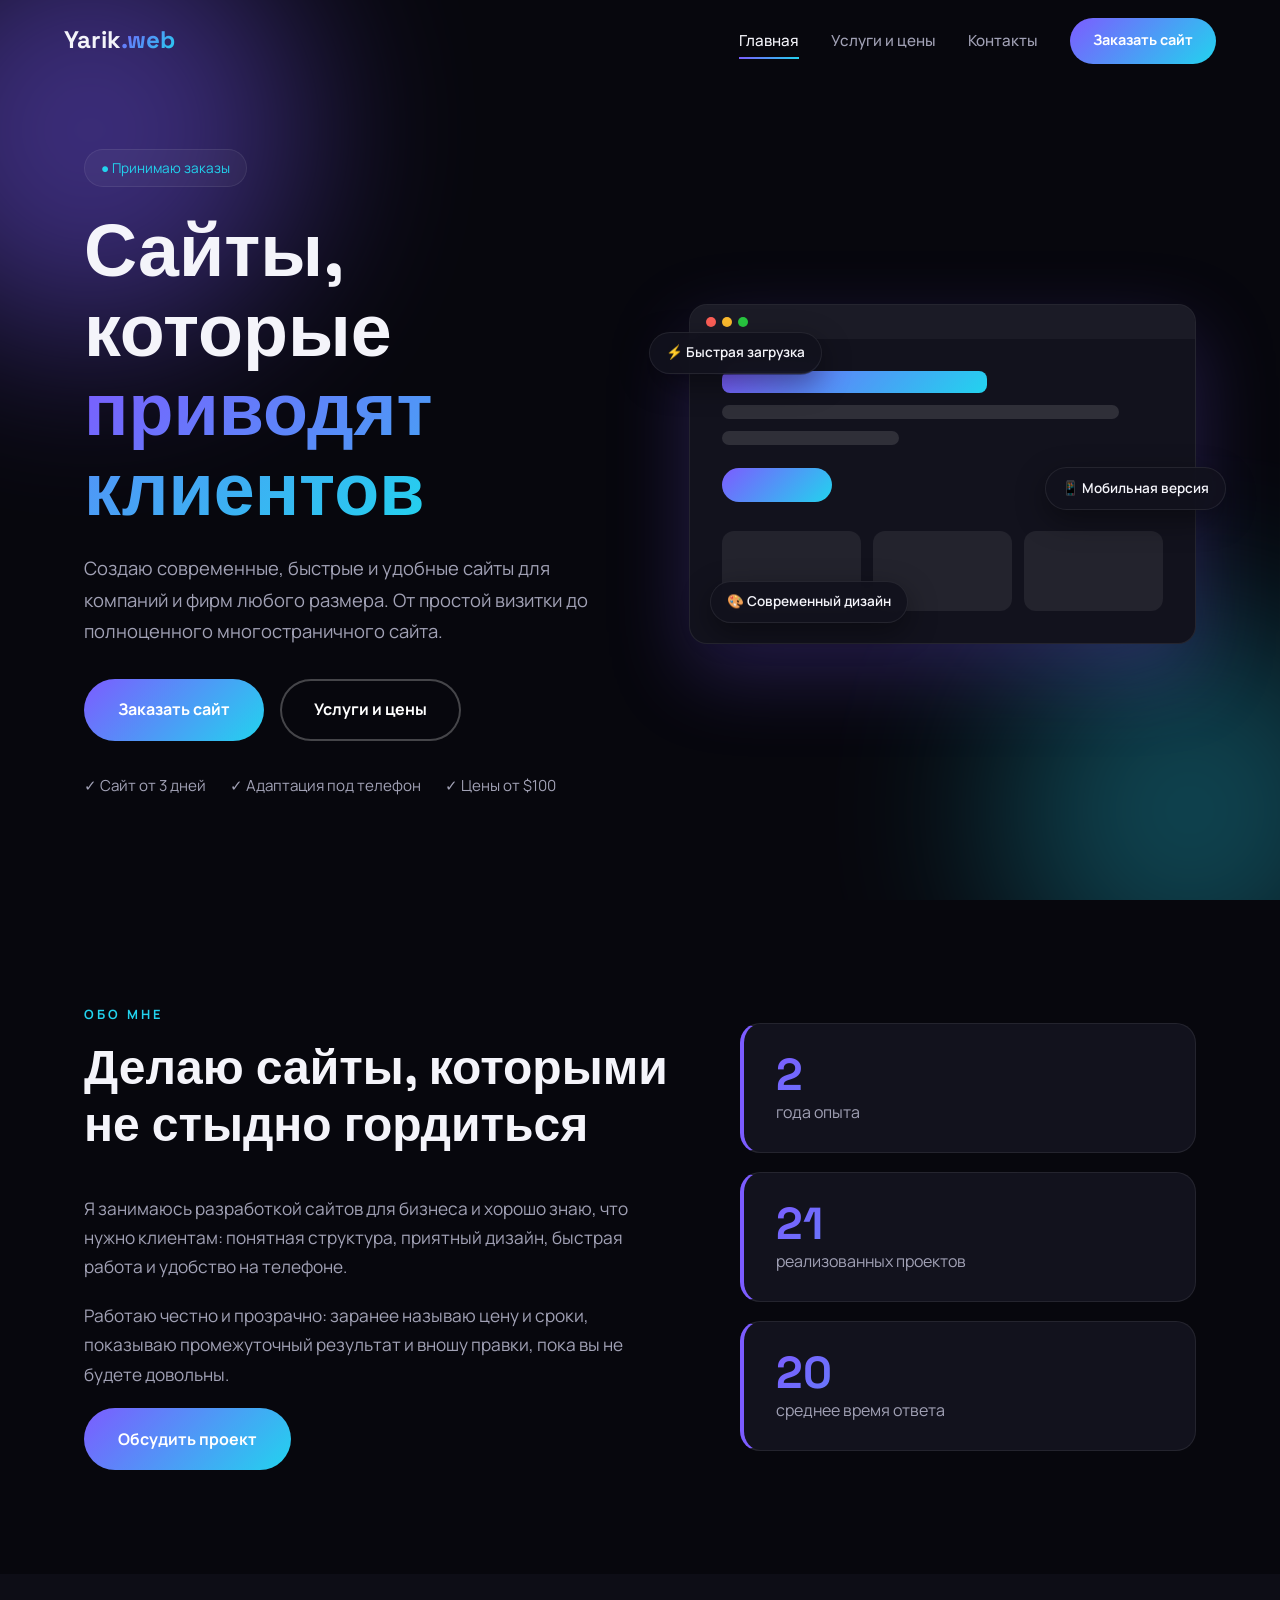
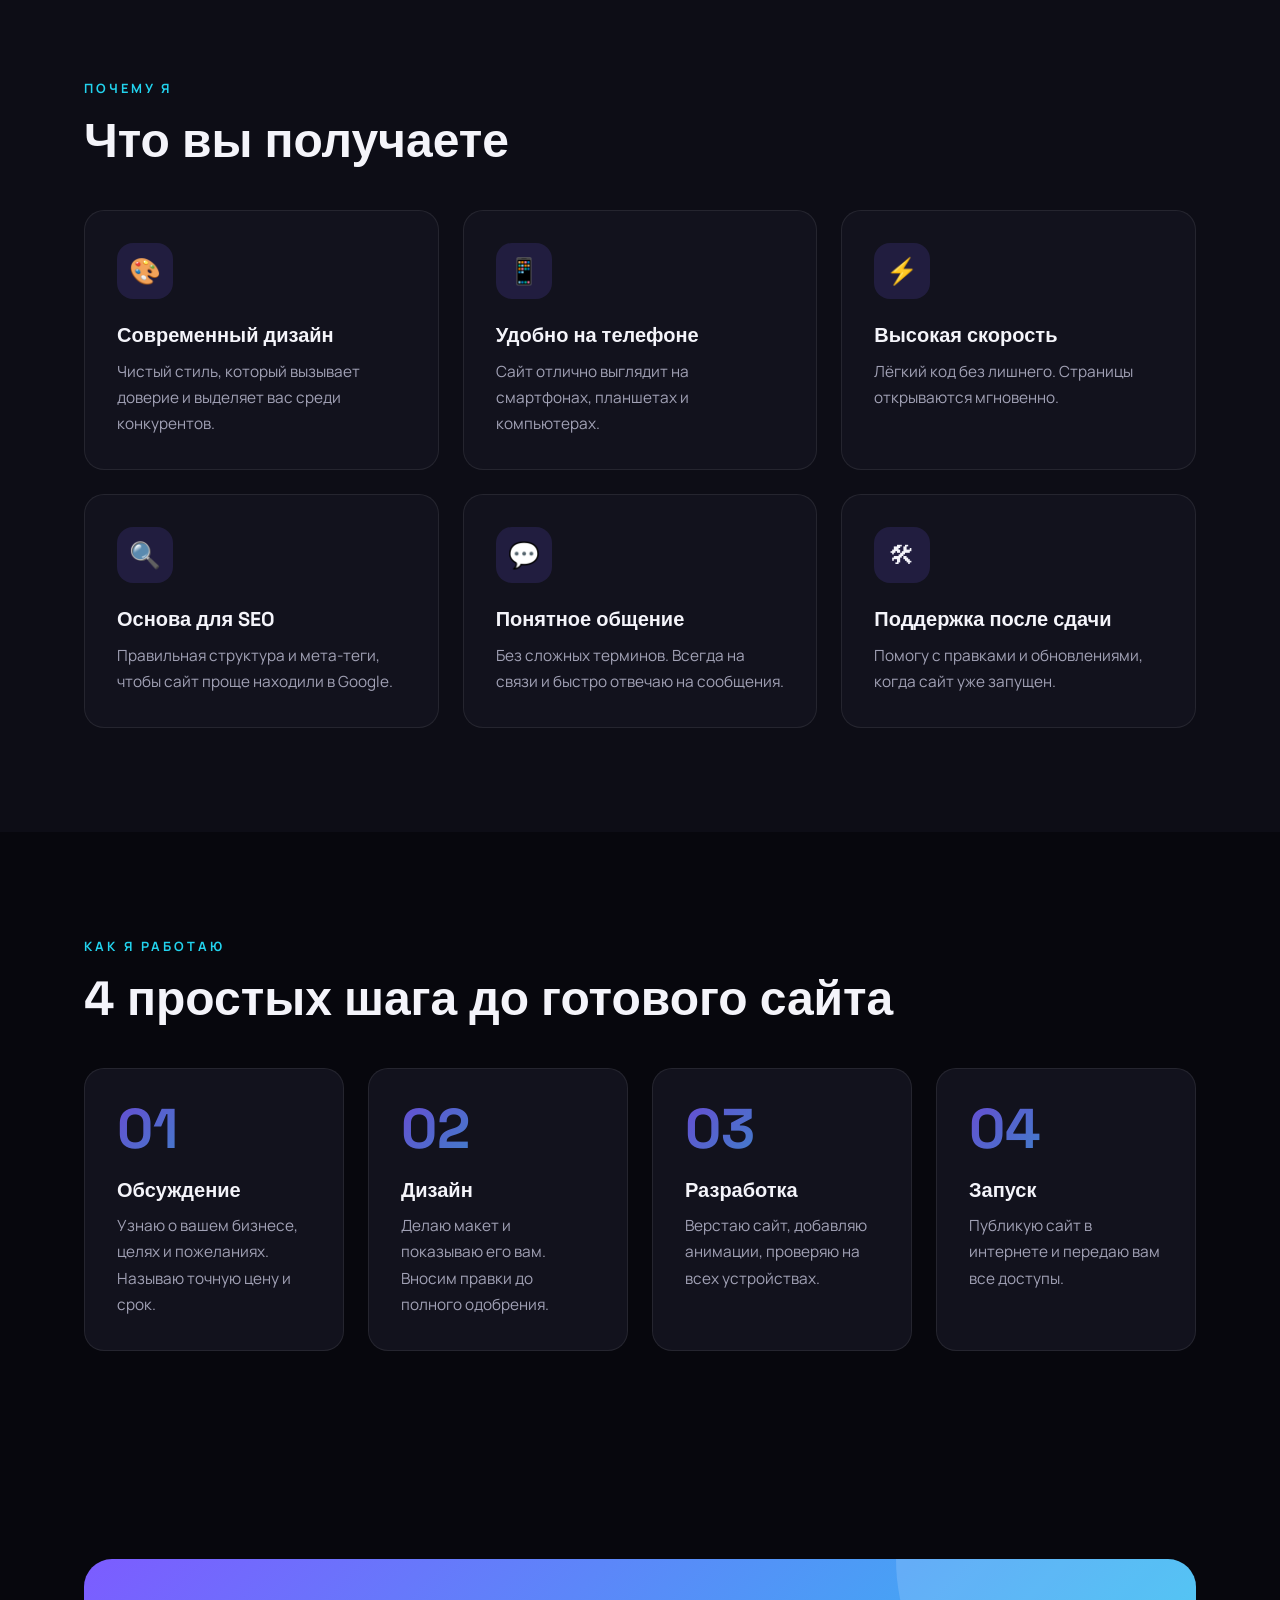
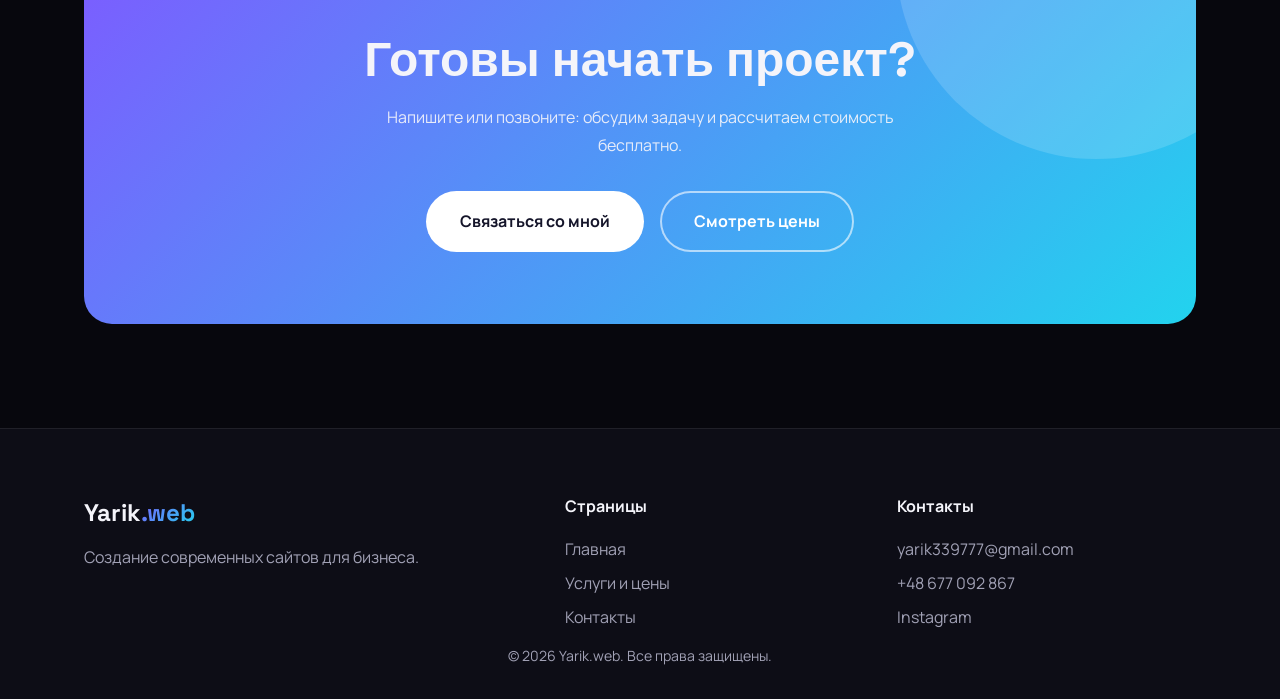
<file: index.html>
<!DOCTYPE html>
<html lang="ru">
<head>
  <meta charset="UTF-8">
  <meta name="viewport" content="width=device-width, initial-scale=1">
  <title>Yarik.web – создание сайтов для бизнеса</title>
  <meta name="description" content="Создание современных сайтов для компаний и фирм: лендинги, сайты-визитки, многостраничные сайты. Быстро, красиво, по адекватным ценам.">
  <link rel="preconnect" href="https://fonts.googleapis.com">
  <link rel="preconnect" href="https://fonts.gstatic.com" crossorigin>
  <link href="https://fonts.googleapis.com/css2?family=Manrope:wght@400;500;600;700;800&family=Space+Grotesk:wght@500;700&display=swap" rel="stylesheet">
  <link rel="stylesheet" href="style.css">
</head>
<body>

  <header class="header" id="header">
    <a href="index.html" class="logo">Yarik<span>.web</span></a>
    <nav class="nav" id="nav">
      <a href="index.html" class="active">Главная</a>
      <a href="uslugi.html#ceny">Услуги и цены</a>
      <a href="uslugi.html#kontakt">Контакты</a>
      <a href="uslugi.html#kontakt" class="btn btn-small">Заказать сайт</a>
    </nav>
    <button class="burger" id="burger" aria-label="Меню"><span></span><span></span></button>
  </header>

  <main>
    <section class="hero">
      <div class="blob b1"></div>
      <div class="blob b2"></div>
      <div class="container hero-grid">
        <div class="hero-text">
          <span class="badge">● Принимаю заказы</span>
          <h1>Сайты, которые <span class="grad">приводят клиентов</span></h1>
          <p>Создаю современные, быстрые и удобные сайты для компаний и фирм любого размера. От простой визитки до полноценного многостраничного сайта.</p>
          <div class="hero-buttons">
            <a href="uslugi.html#kontakt" class="btn">Заказать сайт</a>
            <a href="uslugi.html#ceny" class="btn btn-outline">Услуги и цены</a>
          </div>
          <ul class="hero-points">
            <li>✓ Сайт от 3 дней</li>
            <li>✓ Адаптация под телефон</li>
            <li>✓ Цены от $100</li>
          </ul>
        </div>

        <div class="hero-visual">
          <div class="mockup">
            <div class="mockup-bar"><i></i><i></i><i></i></div>
            <div class="mockup-body">
              <div class="m-line w60"></div>
              <div class="m-line w90"></div>
              <div class="m-line w40"></div>
              <div class="m-btn"></div>
              <div class="m-cards"><div></div><div></div><div></div></div>
            </div>
          </div>
          <div class="chip chip1">⚡ Быстрая загрузка</div>
          <div class="chip chip2">📱 Мобильная версия</div>
          <div class="chip chip3">🎨 Современный дизайн</div>
        </div>
      </div>
    </section>

    <section class="section" id="obo-mne">
      <div class="container about">
        <div>
          <p class="eyebrow reveal">Обо мне</p>
          <h2 class="reveal">Делаю сайты, которыми не стыдно гордиться</h2>
          <p class="lead reveal">Я занимаюсь разработкой сайтов для бизнеса и хорошо знаю, что нужно клиентам: понятная структура, приятный дизайн, быстрая работа и удобство на телефоне.</p>
          <p class="lead reveal">Работаю честно и прозрачно: заранее называю цену и сроки, показываю промежуточный результат и вношу правки, пока вы не будете довольны.</p>
          <a href="uslugi.html#kontakt" class="btn reveal">Обсудить проект</a>
        </div>
        <div class="stats">
          <div class="stat reveal"><b data-count="3" data-suffix="+">0</b><span>года опыта</span></div>
          <div class="stat reveal"><b data-count="25" data-suffix="+">0</b><span>реализованных проектов</span></div>
          <div class="stat reveal"><b data-count="24" data-suffix=" ч">0</b><span>среднее время ответа</span></div>
        </div>
      </div>
    </section>

    <section class="section alt" id="preimushchestva">
      <div class="container">
        <p class="eyebrow reveal">Почему я</p>
        <h2 class="reveal">Что вы получаете</h2>
        <div class="features">
          <div class="feature reveal"><div class="ico">🎨</div><h3>Современный дизайн</h3><p>Чистый стиль, который вызывает доверие и выделяет вас среди конкурентов.</p></div>
          <div class="feature reveal"><div class="ico">📱</div><h3>Удобно на телефоне</h3><p>Сайт отлично выглядит на смартфонах, планшетах и компьютерах.</p></div>
          <div class="feature reveal"><div class="ico">⚡</div><h3>Высокая скорость</h3><p>Лёгкий код без лишнего. Страницы открываются мгновенно.</p></div>
          <div class="feature reveal"><div class="ico">🔍</div><h3>Основа для SEO</h3><p>Правильная структура и мета-теги, чтобы сайт проще находили в Google.</p></div>
          <div class="feature reveal"><div class="ico">💬</div><h3>Понятное общение</h3><p>Без сложных терминов. Всегда на связи и быстро отвечаю на сообщения.</p></div>
          <div class="feature reveal"><div class="ico">🛠</div><h3>Поддержка после сдачи</h3><p>Помогу с правками и обновлениями, когда сайт уже запущен.</p></div>
        </div>
      </div>
    </section>

    <section class="section" id="process">
      <div class="container">
        <p class="eyebrow reveal">Как я работаю</p>
        <h2 class="reveal">4 простых шага до готового сайта</h2>
        <div class="steps">
          <div class="step reveal"><span>01</span><h3>Обсуждение</h3><p>Узнаю о вашем бизнесе, целях и пожеланиях. Называю точную цену и срок.</p></div>
          <div class="step reveal"><span>02</span><h3>Дизайн</h3><p>Делаю макет и показываю его вам. Вносим правки до полного одобрения.</p></div>
          <div class="step reveal"><span>03</span><h3>Разработка</h3><p>Верстаю сайт, добавляю анимации, проверяю на всех устройствах.</p></div>
          <div class="step reveal"><span>04</span><h3>Запуск</h3><p>Публикую сайт в интернете и передаю вам все доступы.</p></div>
        </div>
      </div>
    </section>

    <section class="section">
      <div class="container">
        <div class="cta reveal">
          <h2>Готовы начать проект?</h2>
          <p>Напишите или позвоните: обсудим задачу и рассчитаем стоимость бесплатно.</p>
          <div class="hero-buttons center">
            <a href="uslugi.html#kontakt" class="btn btn-light">Связаться со мной</a>
            <a href="uslugi.html#ceny" class="btn btn-ghost">Смотреть цены</a>
          </div>
        </div>
      </div>
    </section>
  </main>

  <footer class="footer">
    <div class="container footer-grid">
      <div>
        <a href="index.html" class="logo">Yarik<span>.web</span></a>
        <p>Создание современных сайтов для бизнеса.</p>
      </div>
      <div>
        <h4>Страницы</h4>
        <a href="index.html">Главная</a>
        <a href="uslugi.html#ceny">Услуги и цены</a>
        <a href="uslugi.html#kontakt">Контакты</a>
      </div>
      <div>
        <h4>Контакты</h4>
        <a href="mailto:yarik339777@gmail.com">yarik339777@gmail.com</a>
        <a href="tel:+48677092867">+48 677 092 867</a>
        <a href="https://www.instagram.com/gwpxqtreq/" target="_blank" rel="noopener">Instagram</a>
      </div>
    </div>
    <p class="copy">© <span id="year"></span> Yarik.web. Все права защищены.</p>
  </footer>

  <script src="script.js"></script>
</body>
</html>
</file>
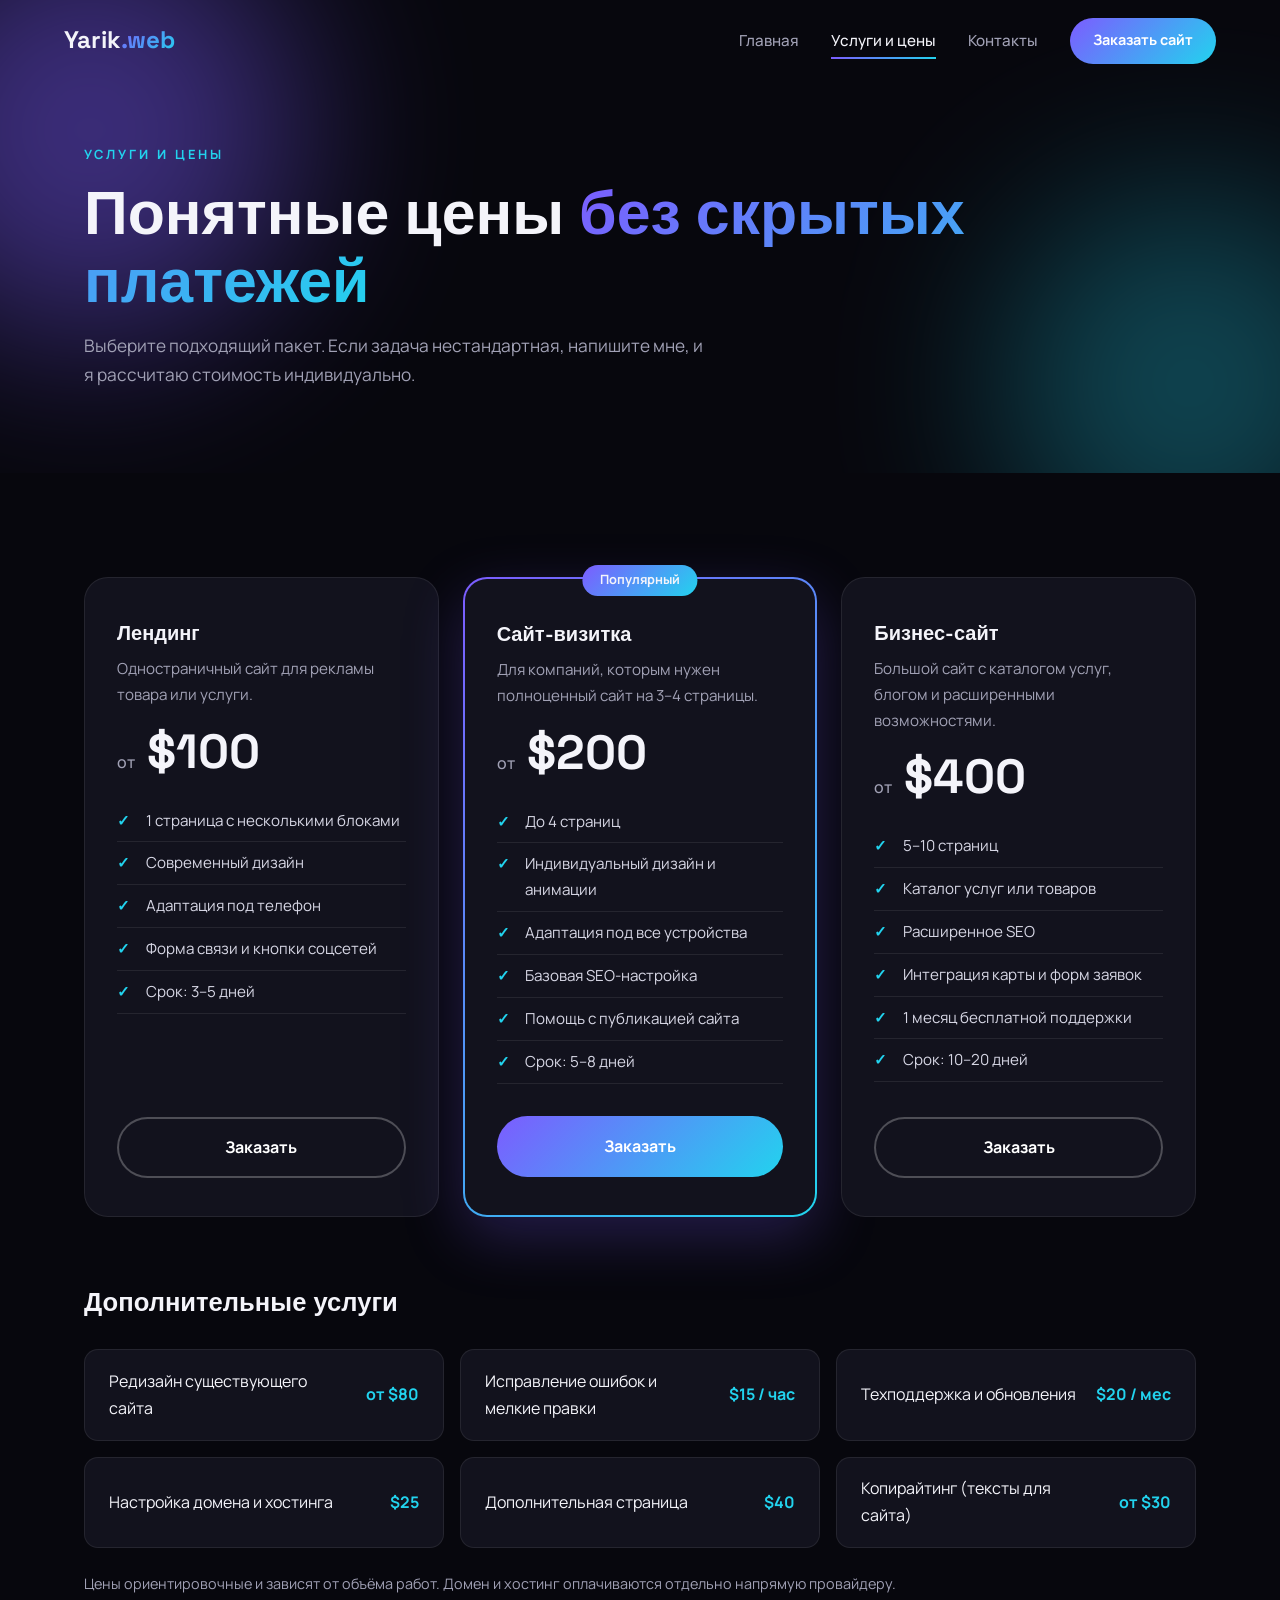
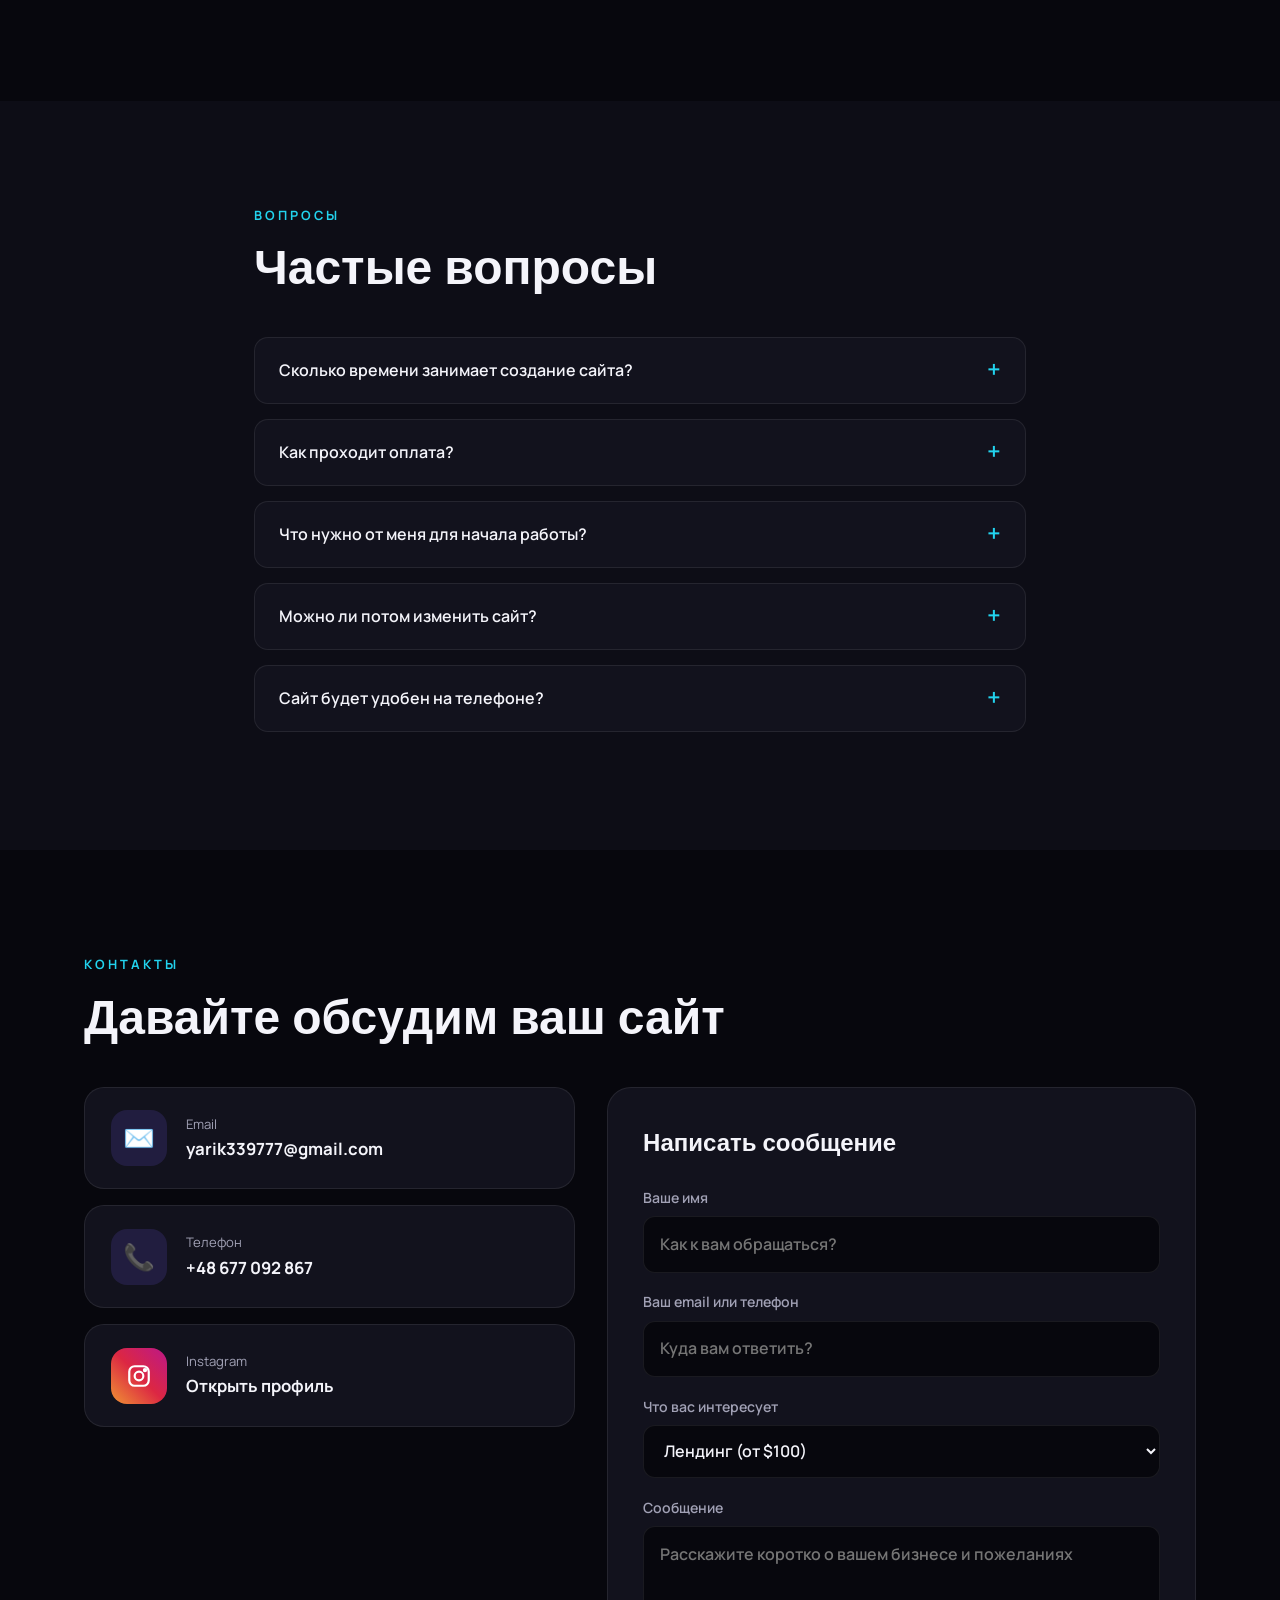
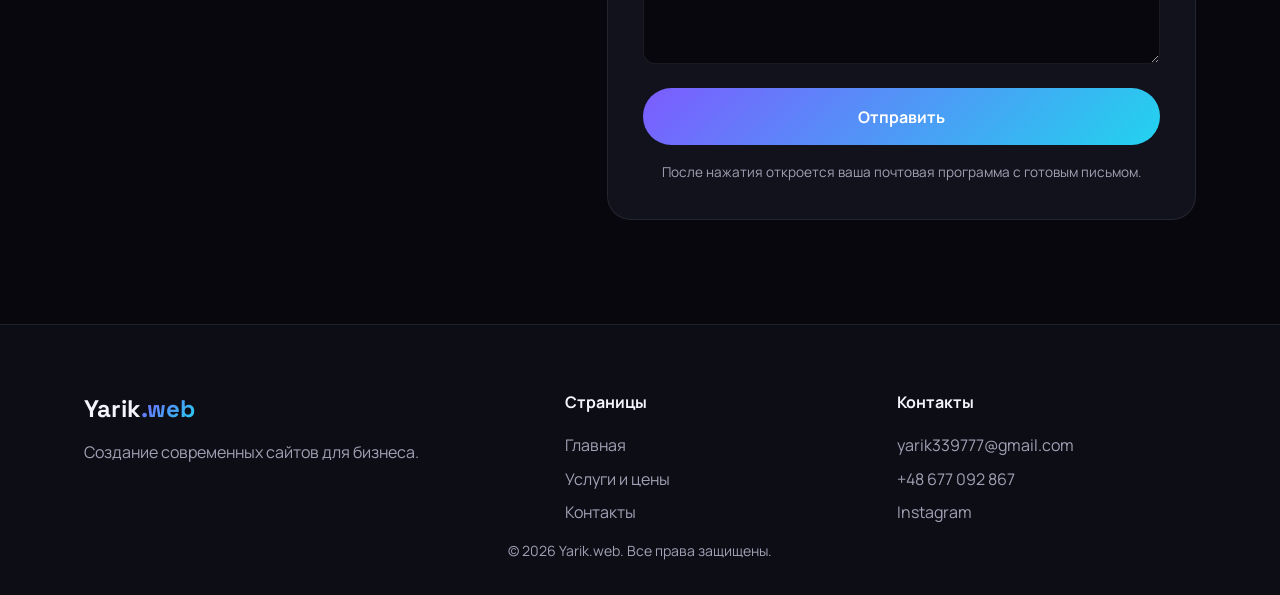
<file: uslugi.html>
<!DOCTYPE html>
<html lang="ru">
<head>
  <meta charset="UTF-8">
  <meta name="viewport" content="width=device-width, initial-scale=1">
  <title>Услуги и цены – Yarik.web</title>
  <meta name="description" content="Цены на создание сайтов: лендинг от $100, сайт-визитка от $200, многостраничный сайт от $400. Контакты для заказа.">
  <link rel="preconnect" href="https://fonts.googleapis.com">
  <link rel="preconnect" href="https://fonts.gstatic.com" crossorigin>
  <link href="https://fonts.googleapis.com/css2?family=Manrope:wght@400;500;600;700;800&family=Space+Grotesk:wght@500;700&display=swap" rel="stylesheet">
  <link rel="stylesheet" href="style.css">
</head>
<body>

  <header class="header" id="header">
    <a href="index.html" class="logo">Yarik<span>.web</span></a>
    <nav class="nav" id="nav">
      <a href="index.html">Главная</a>
      <a href="uslugi.html#ceny" class="active">Услуги и цены</a>
      <a href="#kontakt">Контакты</a>
      <a href="#kontakt" class="btn btn-small">Заказать сайт</a>
    </nav>
    <button class="burger" id="burger" aria-label="Меню"><span></span><span></span></button>
  </header>

  <main>
    <section class="page-hero">
      <div class="blob b1"></div>
      <div class="blob b2"></div>
      <div class="container">
        <p class="eyebrow">Услуги и цены</p>
        <h1>Понятные цены <span class="grad">без скрытых платежей</span></h1>
        <p class="lead">Выберите подходящий пакет. Если задача нестандартная, напишите мне, и я рассчитаю стоимость индивидуально.</p>
      </div>
    </section>

    <section class="section" id="ceny">
      <div class="container">
        <div class="pricing">
          <article class="price-card reveal">
            <h3>Лендинг</h3>
            <p class="desc">Одностраничный сайт для рекламы товара или услуги.</p>
            <div class="price"><small>от</small> $100</div>
            <ul>
              <li>1 страница с несколькими блоками</li>
              <li>Современный дизайн</li>
              <li>Адаптация под телефон</li>
              <li>Форма связи и кнопки соцсетей</li>
              <li>Срок: 3–5 дней</li>
            </ul>
            <a href="#kontakt" class="btn btn-outline" data-plan="Лендинг (от $100)">Заказать</a>
          </article>

          <article class="price-card popular reveal">
            <span class="tag">Популярный</span>
            <h3>Сайт-визитка</h3>
            <p class="desc">Для компаний, которым нужен полноценный сайт на 3–4 страницы.</p>
            <div class="price"><small>от</small> $200</div>
            <ul>
              <li>До 4 страниц</li>
              <li>Индивидуальный дизайн и анимации</li>
              <li>Адаптация под все устройства</li>
              <li>Базовая SEO-настройка</li>
              <li>Помощь с публикацией сайта</li>
              <li>Срок: 5–8 дней</li>
            </ul>
            <a href="#kontakt" class="btn" data-plan="Сайт-визитка (от $200)">Заказать</a>
          </article>

          <article class="price-card reveal">
            <h3>Бизнес-сайт</h3>
            <p class="desc">Большой сайт с каталогом услуг, блогом и расширенными возможностями.</p>
            <div class="price"><small>от</small> $400</div>
            <ul>
              <li>5–10 страниц</li>
              <li>Каталог услуг или товаров</li>
              <li>Расширенное SEO</li>
              <li>Интеграция карты и форм заявок</li>
              <li>1 месяц бесплатной поддержки</li>
              <li>Срок: 10–20 дней</li>
            </ul>
            <a href="#kontakt" class="btn btn-outline" data-plan="Бизнес-сайт (от $400)">Заказать</a>
          </article>
        </div>

        <h3 class="sub reveal">Дополнительные услуги</h3>
        <div class="extras">
          <div class="extra reveal"><span>Редизайн существующего сайта</span><b>от $80</b></div>
          <div class="extra reveal"><span>Исправление ошибок и мелкие правки</span><b>$15 / час</b></div>
          <div class="extra reveal"><span>Техподдержка и обновления</span><b>$20 / мес</b></div>
          <div class="extra reveal"><span>Настройка домена и хостинга</span><b>$25</b></div>
          <div class="extra reveal"><span>Дополнительная страница</span><b>$40</b></div>
          <div class="extra reveal"><span>Копирайтинг (тексты для сайта)</span><b>от $30</b></div>
        </div>
        <p class="note reveal">Цены ориентировочные и зависят от объёма работ. Домен и хостинг оплачиваются отдельно напрямую провайдеру.</p>
      </div>
    </section>

    <section class="section alt" id="faq">
      <div class="container narrow">
        <p class="eyebrow reveal">Вопросы</p>
        <h2 class="reveal">Частые вопросы</h2>
        <details class="faq reveal">
          <summary>Сколько времени занимает создание сайта?</summary>
          <p>Лендинг обычно готов за 3–5 дней, сайт-визитка за 5–8 дней, большой сайт за 10–20 дней. Точный срок называю после обсуждения задачи.</p>
        </details>
        <details class="faq reveal">
          <summary>Как проходит оплата?</summary>
          <p>Обычно предоплата 50% перед началом работы и оставшаяся часть после сдачи сайта. Условия можно обсудить индивидуально.</p>
        </details>
        <details class="faq reveal">
          <summary>Что нужно от меня для начала работы?</summary>
          <p>Расскажите о своём бизнесе, пришлите логотип, тексты и фото, если они есть. Если нет, помогу подобрать и составить.</p>
        </details>
        <details class="faq reveal">
          <summary>Можно ли потом изменить сайт?</summary>
          <p>Да. Я передам вам все файлы и доступы, а мелкие правки в первые дни после запуска делаю бесплатно.</p>
        </details>
        <details class="faq reveal">
          <summary>Сайт будет удобен на телефоне?</summary>
          <p>Обязательно. Каждый сайт я проверяю на смартфонах, планшетах и компьютерах.</p>
        </details>
      </div>
    </section>

    <section class="section" id="kontakt">
      <div class="container">
        <p class="eyebrow reveal">Контакты</p>
        <h2 class="reveal">Давайте обсудим ваш сайт</h2>
        <div class="contact-grid">
          <div class="contact-info">
            <a href="mailto:yarik339777@gmail.com" class="contact-card reveal">
              <div class="ico">✉️</div>
              <div><small>Email</small><b>yarik339777@gmail.com</b></div>
            </a>
            <a href="tel:+48677092867" class="contact-card reveal">
              <div class="ico">📞</div>
              <div><small>Телефон</small><b>+48 677 092 867</b></div>
            </a>
            <a href="https://www.instagram.com/gwpxqtreq/" target="_blank" rel="noopener" class="contact-card insta reveal">
              <div class="ico">
                <svg viewBox="0 0 24 24" width="26" height="26" fill="none" stroke="currentColor" stroke-width="2" stroke-linecap="round" stroke-linejoin="round"><rect x="3" y="3" width="18" height="18" rx="5"/><circle cx="12" cy="12" r="4"/><circle cx="17.5" cy="6.5" r="1" fill="currentColor"/></svg>
              </div>
              <div><small>Instagram</small><b>Открыть профиль</b></div>
            </a>
          </div>

          <form class="form reveal" id="contactForm">
            <h3>Написать сообщение</h3>
            <label>Ваше имя
              <input type="text" id="fName" placeholder="Как к вам обращаться?" required>
            </label>
            <label>Ваш email или телефон
              <input type="text" id="fContact" placeholder="Куда вам ответить?" required>
            </label>
            <label>Что вас интересует
              <select id="fPlan">
                <option>Лендинг (от $100)</option>
                <option>Сайт-визитка (от $200)</option>
                <option>Бизнес-сайт (от $400)</option>
                <option>Другое / не знаю</option>
              </select>
            </label>
            <label>Сообщение
              <textarea id="fMessage" rows="4" placeholder="Расскажите коротко о вашем бизнесе и пожеланиях" required></textarea>
            </label>
            <button type="submit" class="btn">Отправить</button>
            <p class="form-note" id="formNote">После нажатия откроется ваша почтовая программа с готовым письмом.</p>
          </form>
        </div>
      </div>
    </section>
  </main>

  <footer class="footer">
    <div class="container footer-grid">
      <div>
        <a href="index.html" class="logo">Yarik<span>.web</span></a>
        <p>Создание современных сайтов для бизнеса.</p>
      </div>
      <div>
        <h4>Страницы</h4>
        <a href="index.html">Главная</a>
        <a href="uslugi.html#ceny">Услуги и цены</a>
        <a href="uslugi.html#kontakt">Контакты</a>
      </div>
      <div>
        <h4>Контакты</h4>
        <a href="mailto:yarik339777@gmail.com">yarik339777@gmail.com</a>
        <a href="tel:+48677092867">+48 677 092 867</a>
        <a href="https://www.instagram.com/gwpxqtreq/" target="_blank" rel="noopener">Instagram</a>
      </div>
    </div>
    <p class="copy">© <span id="year"></span> Yarik.web. Все права защищены.</p>
  </footer>

  <script src="script.js"></script>
</body>
</html>
</file>
<file: style.css>
:root {
  --bg: #07070d;
  --bg2: #0d0d16;
  --card: #12121d;
  --line: rgba(255,255,255,.08);
  --text: #f4f4fa;
  --muted: #a1a1b5;
  --a1: #7c5cff;
  --a2: #22d3ee;
  --grad: linear-gradient(135deg, var(--a1), var(--a2));
  --radius: 20px;
}

* { margin: 0; padding: 0; box-sizing: border-box; }
html { scroll-behavior: smooth; scroll-padding-top: 80px; }
body {
  font-family: 'Manrope', sans-serif;
  background: var(--bg);
  color: var(--text);
  line-height: 1.7;
  overflow-x: hidden;
}
a { color: inherit; text-decoration: none; }
ul { list-style: none; }
h1, h2, h3, .logo, .price, .stat b, .step span { font-family: 'Space Grotesk', sans-serif; }
h2 { font-size: clamp(1.9rem, 4.5vw, 3rem); line-height: 1.2; margin-bottom: 2.5rem; }
h3 { font-size: 1.25rem; }

.container { max-width: 1160px; margin: 0 auto; padding: 0 1.5rem; }
.narrow { max-width: 820px; }
.section { padding: 6.5rem 0; position: relative; }
.alt { background: var(--bg2); }
.grad { background: var(--grad); -webkit-background-clip: text; background-clip: text; color: transparent; }
.eyebrow { color: var(--a2); text-transform: uppercase; letter-spacing: 3px; font-size: .8rem; font-weight: 700; margin-bottom: .8rem; }
.lead { color: var(--muted); font-size: 1.08rem; margin-bottom: 1.2rem; }

/* Buttons */
.btn {
  display: inline-block;
  padding: calc(.95rem + 2px) calc(2rem + 2px);
  background: var(--grad);
  color: #fff;
  font-weight: 700;
  font-family: inherit;
  font-size: 1rem;
  border-radius: 50px;
  border: 0;
  cursor: pointer;
  transition: transform .3s, box-shadow .3s, background .3s;
}
.btn:hover { transform: translateY(-3px); box-shadow: 0 12px 32px rgba(124,92,255,.45); }
.btn-small { padding: calc(.55rem + 2px) calc(1.3rem + 2px); font-size: .9rem; }

.btn-outline { background: transparent; box-shadow: inset 0 0 0 2px rgba(255,255,255,.25); }
.btn-outline:hover { background: var(--grad); box-shadow: 0 12px 32px rgba(124,92,255,.45); }

.btn-light { background: #fff; color: #15152a; }
.btn-light:hover { box-shadow: 0 12px 32px rgba(255,255,255,.3); }

.btn-ghost { background: transparent; box-shadow: inset 0 0 0 2px rgba(255,255,255,.6); }
.btn-ghost:hover { background: rgba(255,255,255,.15); box-shadow: inset 0 0 0 2px rgba(255,255,255,.6); }

/* Header */
.header {
  position: fixed; top: 0; left: 0; right: 0; z-index: 100;
  display: flex; justify-content: space-between; align-items: center;
  padding: 1.1rem 5%;
  transition: padding .4s;
}
.header::before {
  content: ''; position: absolute; inset: 0; z-index: -1;
  background: rgba(7,7,13,.85);
  backdrop-filter: blur(14px);
  border-bottom: 1px solid var(--line);
  opacity: 0; transition: opacity .4s;
}
.header.scrolled { padding: .75rem 5%; }
.header.scrolled::before { opacity: 1; }
.logo { font-size: 1.5rem; font-weight: 700; }
.logo span { background: var(--grad); -webkit-background-clip: text; background-clip: text; color: transparent; }
.nav { display: flex; align-items: center; gap: 2rem; }
.nav a:not(.btn) { font-size: .95rem; font-weight: 500; color: var(--muted); position: relative; transition: color .3s; }
.nav a:not(.btn):hover, .nav a.active { color: var(--text); }
.nav a:not(.btn)::after {
  content: ''; position: absolute; left: 0; bottom: -5px;
  width: 0; height: 2px; background: var(--grad); transition: width .3s;
}
.nav a:not(.btn):hover::after, .nav a.active::after { width: 100%; }

.burger { display: none; background: none; border: 0; width: 32px; height: 24px; position: relative; cursor: pointer; z-index: 120; }
.burger span { position: absolute; left: 0; width: 100%; height: 2px; background: var(--text); transition: .3s; }
.burger span:first-child { top: 6px; }
.burger span:last-child { top: 16px; }
.burger.open span:first-child { top: 11px; transform: rotate(45deg); }
.burger.open span:last-child { top: 11px; transform: rotate(-45deg); }

/* Blobs */
.blob { position: absolute; border-radius: 50%; filter: blur(90px); opacity: .45; pointer-events: none; }
.b1 { width: 420px; height: 420px; background: var(--a1); top: -80px; left: -120px; animation: float 12s ease-in-out infinite alternate; }
.b2 { width: 380px; height: 380px; background: var(--a2); bottom: -100px; right: -100px; opacity: .3; animation: float 15s ease-in-out infinite alternate-reverse; }
@keyframes float { to { transform: translate(60px, 50px) scale(1.15); } }

/* Hero */
.hero { min-height: 100vh; display: flex; align-items: center; position: relative; overflow: hidden; padding: 7rem 0 4rem; }
.hero-grid { display: grid; grid-template-columns: 1.1fr 1fr; gap: 3rem; align-items: center; position: relative; z-index: 1; }
.badge { display: inline-block; padding: .4rem 1rem; border: 1px solid var(--line); background: rgba(255,255,255,.04); border-radius: 50px; font-size: .85rem; color: var(--a2); margin-bottom: 1.5rem; animation: fadeUp .8s ease both; }
.hero h1 { font-size: clamp(2.6rem, 6.5vw, 4.6rem); line-height: 1.08; margin-bottom: 1.5rem; animation: fadeUp .8s .1s ease both; }
.hero-text > p { color: var(--muted); font-size: 1.15rem; max-width: 540px; margin-bottom: 2rem; animation: fadeUp .8s .2s ease both; }
.hero-buttons { display: flex; gap: 1rem; flex-wrap: wrap; animation: fadeUp .8s .3s ease both; }
.hero-buttons.center { justify-content: center; }
.hero-points { display: flex; gap: 1.5rem; flex-wrap: wrap; margin-top: 2rem; color: var(--muted); font-size: .95rem; animation: fadeUp .8s .4s ease both; }
@keyframes fadeUp { from { opacity: 0; transform: translateY(35px); } to { opacity: 1; transform: none; } }

/* Mockup */
.hero-visual { position: relative; animation: fadeUp 1s .3s ease both; }
.mockup { background: var(--card); border: 1px solid var(--line); border-radius: 18px; box-shadow: 0 30px 80px rgba(124,92,255,.25); overflow: hidden; animation: bob 6s ease-in-out infinite; }
@keyframes bob { 50% { transform: translateY(-14px); } }
.mockup-bar { display: flex; gap: 6px; padding: 12px 16px; background: rgba(255,255,255,.04); }
.mockup-bar i { width: 10px; height: 10px; border-radius: 50%; background: #444; }
.mockup-bar i:nth-child(1) { background: #ff5f57; }
.mockup-bar i:nth-child(2) { background: #febc2e; }
.mockup-bar i:nth-child(3) { background: #28c840; }
.mockup-body { padding: 2rem; }
.m-line { height: 14px; border-radius: 8px; background: rgba(255,255,255,.12); margin-bottom: 12px; }
.w60 { width: 60%; background: var(--grad); height: 22px; } .w90 { width: 90%; } .w40 { width: 40%; }
.m-btn { width: 110px; height: 34px; border-radius: 20px; background: var(--grad); margin: 1.4rem 0 1.8rem; }
.m-cards { display: grid; grid-template-columns: repeat(3, 1fr); gap: 12px; }
.m-cards div { height: 80px; border-radius: 12px; background: rgba(255,255,255,.07); }
.chip { position: absolute; background: rgba(18,18,29,.92); backdrop-filter: blur(10px); border: 1px solid var(--line); padding: .55rem 1rem; border-radius: 50px; font-size: .85rem; font-weight: 600; white-space: nowrap; box-shadow: 0 10px 30px rgba(0,0,0,.4); }
.chip1 { top: 8%; left: -8%; animation: bob 5s ease-in-out infinite; }
.chip2 { top: 48%; right: -6%; animation: bob 6.5s .5s ease-in-out infinite; }
.chip3 { bottom: 6%; left: 4%; animation: bob 5.5s 1s ease-in-out infinite; }

/* About */
.about { display: grid; grid-template-columns: 1.3fr 1fr; gap: 4rem; align-items: center; }
.stats { display: grid; gap: 1.2rem; }
.stat { background: var(--card); border: 1px solid var(--line); padding: 1.6rem 2rem; border-radius: var(--radius); border-left: 4px solid var(--a1); transition: transform .3s; }
.stat:hover { transform: translateX(8px); }
.stat b { display: block; font-size: 2.8rem; line-height: 1.1; background: var(--grad); -webkit-background-clip: text; background-clip: text; color: transparent; }
.stat span { color: var(--muted); }

/* Features */
.features { display: grid; grid-template-columns: repeat(auto-fit, minmax(280px, 1fr)); gap: 1.5rem; }
.feature { background: var(--card); border: 1px solid var(--line); padding: 2rem; border-radius: var(--radius); transition: transform .4s, border-color .4s, box-shadow .4s; }
.feature:hover { transform: translateY(-8px); border-color: var(--a1); box-shadow: 0 20px 50px rgba(124,92,255,.2); }
.ico { width: 56px; height: 56px; display: grid; place-items: center; font-size: 1.6rem; background: rgba(124,92,255,.15); border-radius: 16px; margin-bottom: 1.2rem; }
.feature p { color: var(--muted); font-size: .96rem; margin-top: .4rem; }

/* Steps */
.steps { display: grid; grid-template-columns: repeat(auto-fit, minmax(240px, 1fr)); gap: 1.5rem; }
.step { padding: 2rem; border-radius: var(--radius); background: var(--card); border: 1px solid var(--line); position: relative; overflow: hidden; }
.step span { font-size: 3.5rem; font-weight: 700; line-height: 1; background: var(--grad); -webkit-background-clip: text; background-clip: text; color: transparent; opacity: .8; display: block; margin-bottom: 1rem; }
.step p { color: var(--muted); font-size: .96rem; margin-top: .4rem; }

/* CTA */
.cta { text-align: center; padding: 4.5rem 2rem; border-radius: 28px; background: var(--grad); position: relative; overflow: hidden; }
.cta::before { content: ''; position: absolute; width: 400px; height: 400px; border-radius: 50%; background: rgba(255,255,255,.15); top: -200px; right: -100px; }
.cta h2 { margin-bottom: 1rem; position: relative; }
.cta p { max-width: 520px; margin: 0 auto 2rem; opacity: .92; position: relative; }
.cta .hero-buttons { position: relative; }

/* Inner page hero */
.page-hero { position: relative; overflow: hidden; padding: 9rem 0 4rem; }
.page-hero .container { position: relative; z-index: 1; }
.page-hero h1 { font-size: clamp(2.2rem, 5.5vw, 3.8rem); line-height: 1.12; margin-bottom: 1rem; }
.page-hero .lead { max-width: 620px; }

/* Pricing */
.pricing { display: grid; grid-template-columns: repeat(auto-fit, minmax(300px, 1fr)); gap: 1.5rem; align-items: stretch; margin-bottom: 4rem; }
.price-card { background: var(--card); border: 1px solid var(--line); border-radius: 24px; padding: 2.4rem 2rem; display: flex; flex-direction: column; position: relative; transition: transform .4s, box-shadow .4s; }
.price-card:hover { transform: translateY(-10px); box-shadow: 0 25px 60px rgba(0,0,0,.5); }
.price-card.popular { border: 2px solid transparent; background: linear-gradient(var(--card), var(--card)) padding-box, var(--grad) border-box; box-shadow: 0 20px 60px rgba(124,92,255,.25); }
.tag { position: absolute; top: -14px; left: 50%; transform: translateX(-50%); background: var(--grad); padding: .3rem 1.1rem; border-radius: 50px; font-size: .8rem; font-weight: 700; }
.price-card .desc { color: var(--muted); font-size: .95rem; margin: .4rem 0 1.2rem; min-height: 52px; }
.price { font-size: 3rem; font-weight: 700; line-height: 1; margin-bottom: 1.5rem; }
.price small { font-size: 1rem; font-weight: 500; color: var(--muted); font-family: 'Manrope', sans-serif; }
.price-card ul { margin-bottom: 2rem; flex: 1; }
.price-card li { padding: .5rem 0 .5rem 1.8rem; position: relative; color: #d6d6e4; font-size: .95rem; border-bottom: 1px solid var(--line); }
.price-card li::before { content: '✓'; position: absolute; left: 0; color: var(--a2); font-weight: 700; }
.price-card .btn { text-align: center; }

.sub { margin-bottom: 1.5rem; font-size: 1.6rem; }
.extras { display: grid; grid-template-columns: repeat(auto-fit, minmax(320px, 1fr)); gap: 1rem; }
.extra { display: flex; justify-content: space-between; gap: 1rem; align-items: center; padding: 1.1rem 1.5rem; background: var(--card); border: 1px solid var(--line); border-radius: 14px; transition: border-color .3s, transform .3s; }
.extra:hover { border-color: var(--a2); transform: translateX(6px); }
.extra b { color: var(--a2); white-space: nowrap; }
.note { color: var(--muted); font-size: .9rem; margin-top: 1.5rem; }

/* FAQ */
.faq { background: var(--card); border: 1px solid var(--line); border-radius: 14px; margin-bottom: .9rem; overflow: hidden; }
.faq summary { padding: 1.2rem 1.5rem; cursor: pointer; font-weight: 600; list-style: none; display: flex; justify-content: space-between; gap: 1rem; }
.faq summary::-webkit-details-marker { display: none; }
.faq summary::after { content: '+'; font-size: 1.5rem; color: var(--a2); transition: transform .3s; line-height: 1; }
.faq[open] summary::after { transform: rotate(45deg); }
.faq[open] { border-color: var(--a1); }
.faq p { padding: 0 1.5rem 1.3rem; color: var(--muted); }

/* Contact */
.contact-grid { display: grid; grid-template-columns: 1fr 1.2fr; gap: 2rem; align-items: start; }
.contact-info { display: grid; gap: 1rem; }
.contact-card { display: flex; align-items: center; gap: 1.2rem; padding: 1.4rem 1.6rem; background: var(--card); border: 1px solid var(--line); border-radius: var(--radius); transition: transform .3s, border-color .3s, box-shadow .3s; }
.contact-card:hover { transform: translateY(-5px); border-color: var(--a1); box-shadow: 0 15px 40px rgba(124,92,255,.2); }
.contact-card .ico { margin: 0; flex-shrink: 0; }
.contact-card small { display: block; color: var(--muted); font-size: .82rem; }
.contact-card b { font-size: 1.05rem; word-break: break-word; }
.contact-card.insta .ico { background: linear-gradient(45deg, #f09433, #dc2743, #bc1888); color: #fff; }

.form { background: var(--card); border: 1px solid var(--line); padding: 2.2rem; border-radius: 24px; }
.form h3 { margin-bottom: 1.4rem; font-size: 1.5rem; }
.form label { display: block; font-size: .88rem; font-weight: 600; color: var(--muted); margin-bottom: 1.1rem; }
.form input, .form select, .form textarea {
  width: 100%; margin-top: .4rem; padding: .85rem 1rem;
  background: var(--bg); color: var(--text);
  border: 1px solid var(--line); border-radius: 12px;
  font: inherit; font-size: 1rem; transition: border-color .3s, box-shadow .3s;
}
.form input:focus, .form select:focus, .form textarea:focus { outline: none; border-color: var(--a1); box-shadow: 0 0 0 4px rgba(124,92,255,.2); }
.form textarea { resize: vertical; }
.form .btn { width: 100%; }
.form-note { margin-top: 1rem; font-size: .85rem; color: var(--muted); text-align: center; }

/* Footer */
.footer { border-top: 1px solid var(--line); padding: 4rem 0 2rem; background: var(--bg2); }
.footer-grid { display: grid; grid-template-columns: 1.5fr 1fr 1fr; gap: 2rem; }
.footer p { color: var(--muted); margin-top: .6rem; }
.footer h4 { margin-bottom: .8rem; }
.footer-grid a:not(.logo) { display: block; color: var(--muted); padding: .2rem 0; transition: color .3s; word-break: break-word; }
.footer-grid a:not(.logo):hover { color: var(--a2); }
.copy { text-align: center; margin-top: 3rem; font-size: .88rem; }

/* Scroll animation */
.reveal { opacity: 0; transform: translateY(40px); transition: opacity .8s ease, transform .8s ease; }
.reveal.visible { opacity: 1; transform: none; }

@media (prefers-reduced-motion: reduce) {
  * { animation: none !important; transition: none !important; }
  .reveal { opacity: 1; transform: none; }
}

/* Mobile */
@media (max-width: 900px) {
  .burger { display: block; }
  .nav {
    position: fixed; inset: 0 0 0 25%;
    background: rgba(9,9,16,.98);
    flex-direction: column; justify-content: center; gap: 2rem;
    transform: translateX(100%); transition: transform .4s;
    border-left: 1px solid var(--line);
  }
  .nav.open { transform: none; }
  .nav a:not(.btn) { font-size: 1.2rem; }
  .hero-grid, .about, .contact-grid { grid-template-columns: 1fr; gap: 2.5rem; }
  .hero { padding-top: 6.5rem; }
  .chip1 { left: 0; } .chip2 { right: 0; }
  .section { padding: 4.5rem 0; }
  .footer-grid { grid-template-columns: 1fr; }
}
@media (max-width: 520px) {
  .hero-buttons .btn { width: 100%; text-align: center; }
  .form { padding: 1.5rem; }
  .extras { grid-template-columns: 1fr; }
  .extra { flex-direction: column; align-items: flex-start; gap: .2rem; }
  .chip { font-size: .75rem; padding: .4rem .8rem; }
}
</file>
